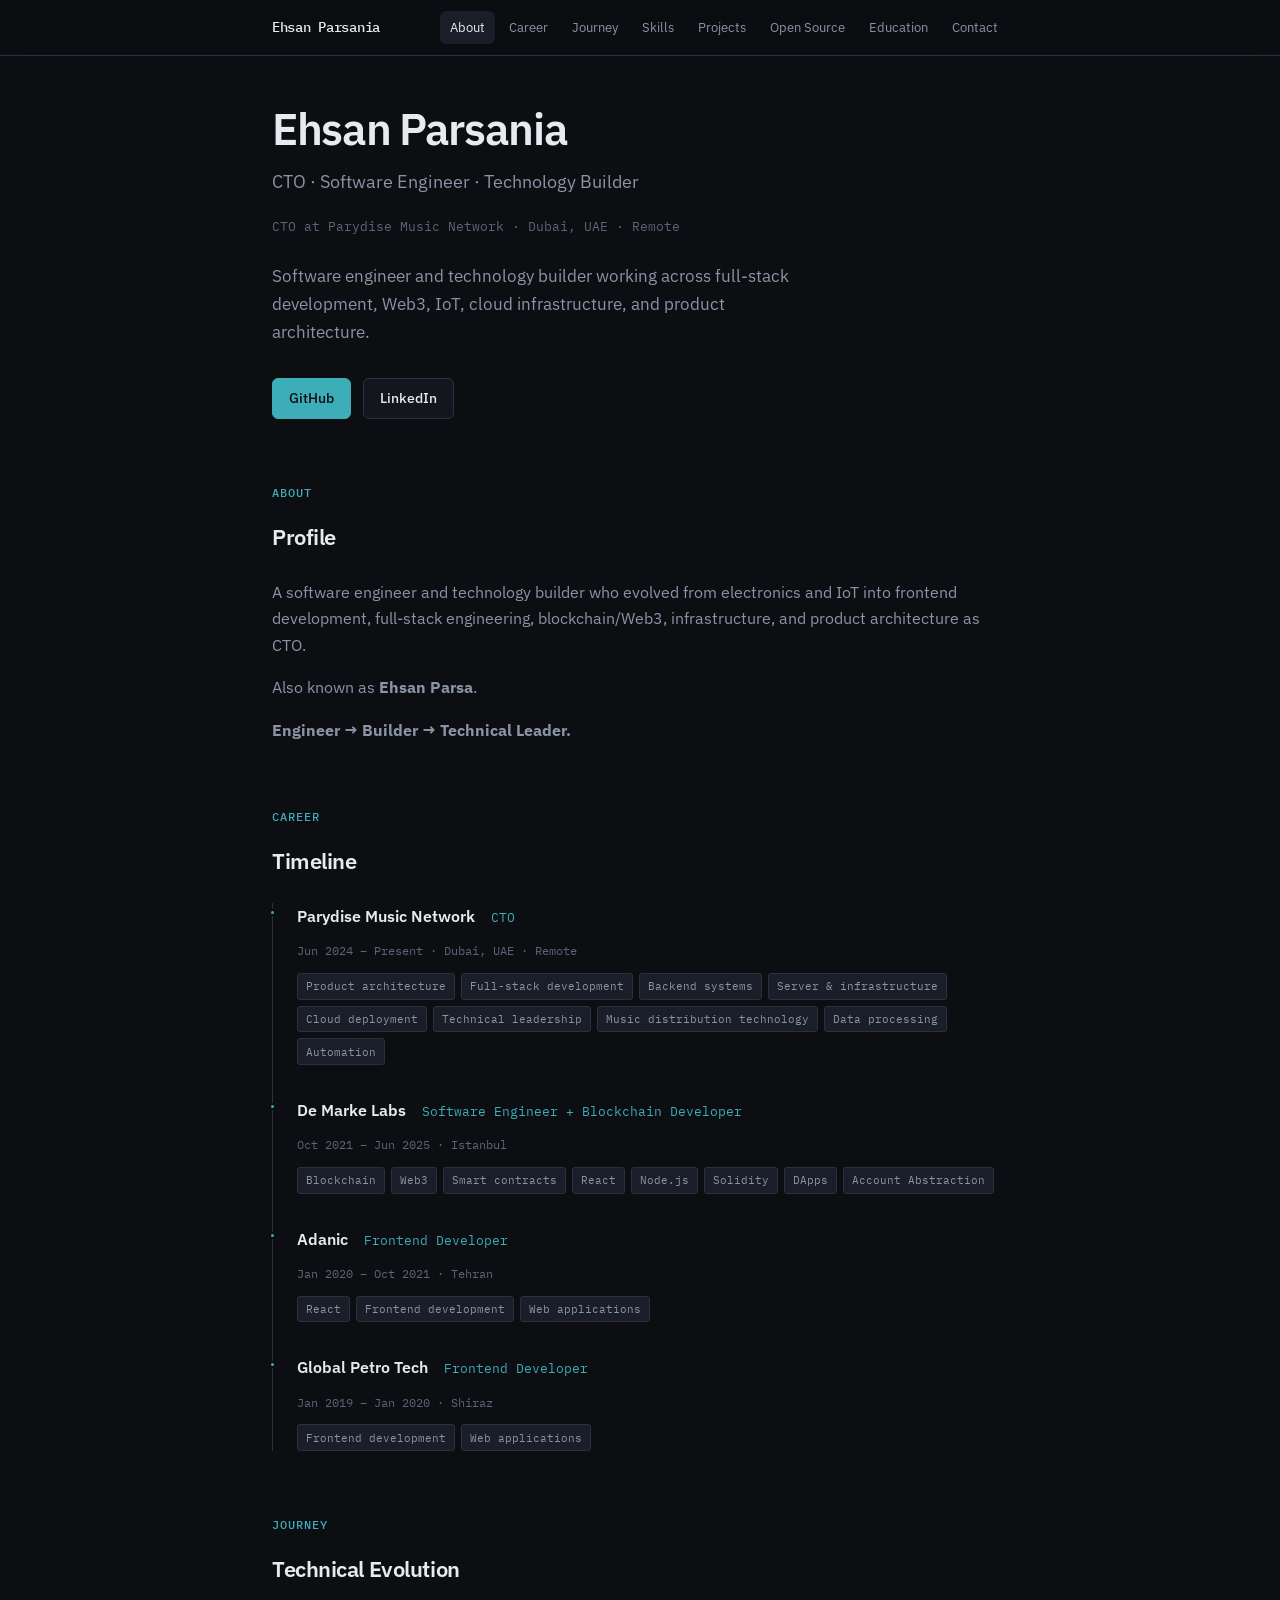
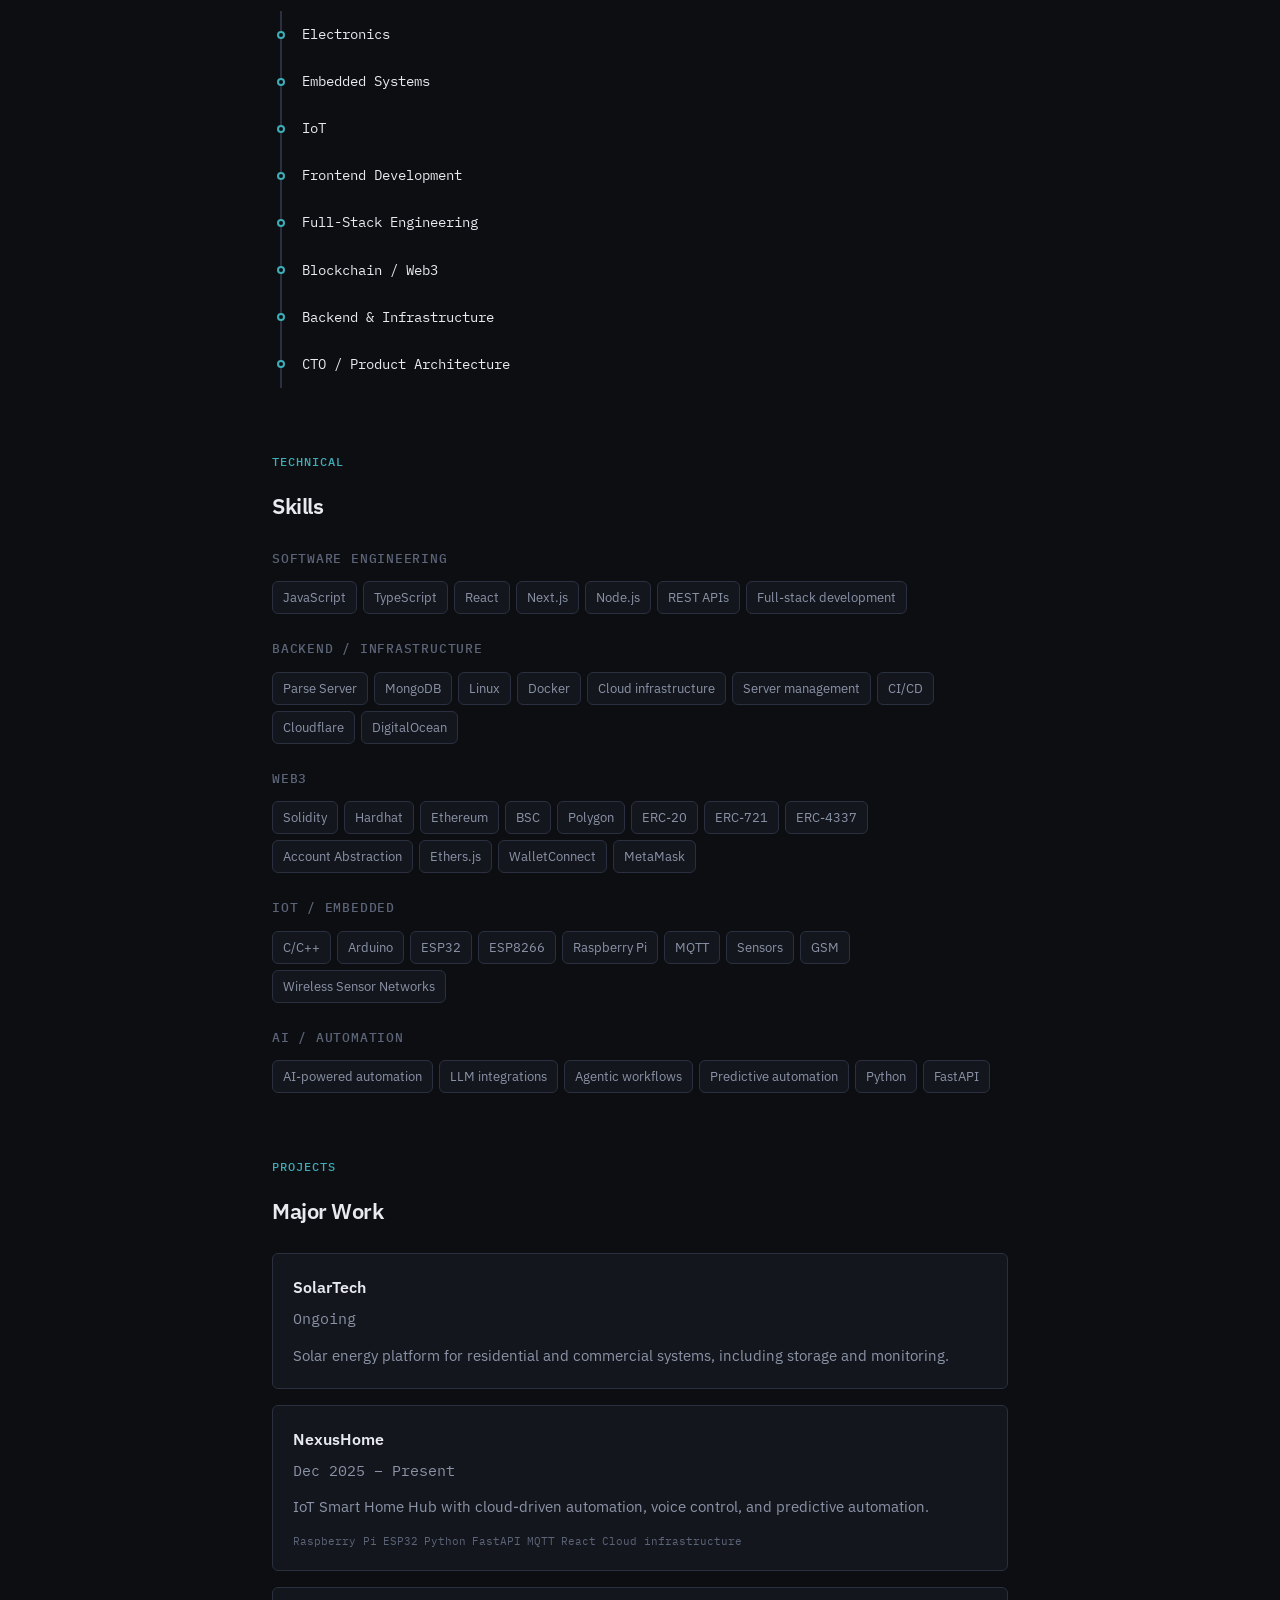
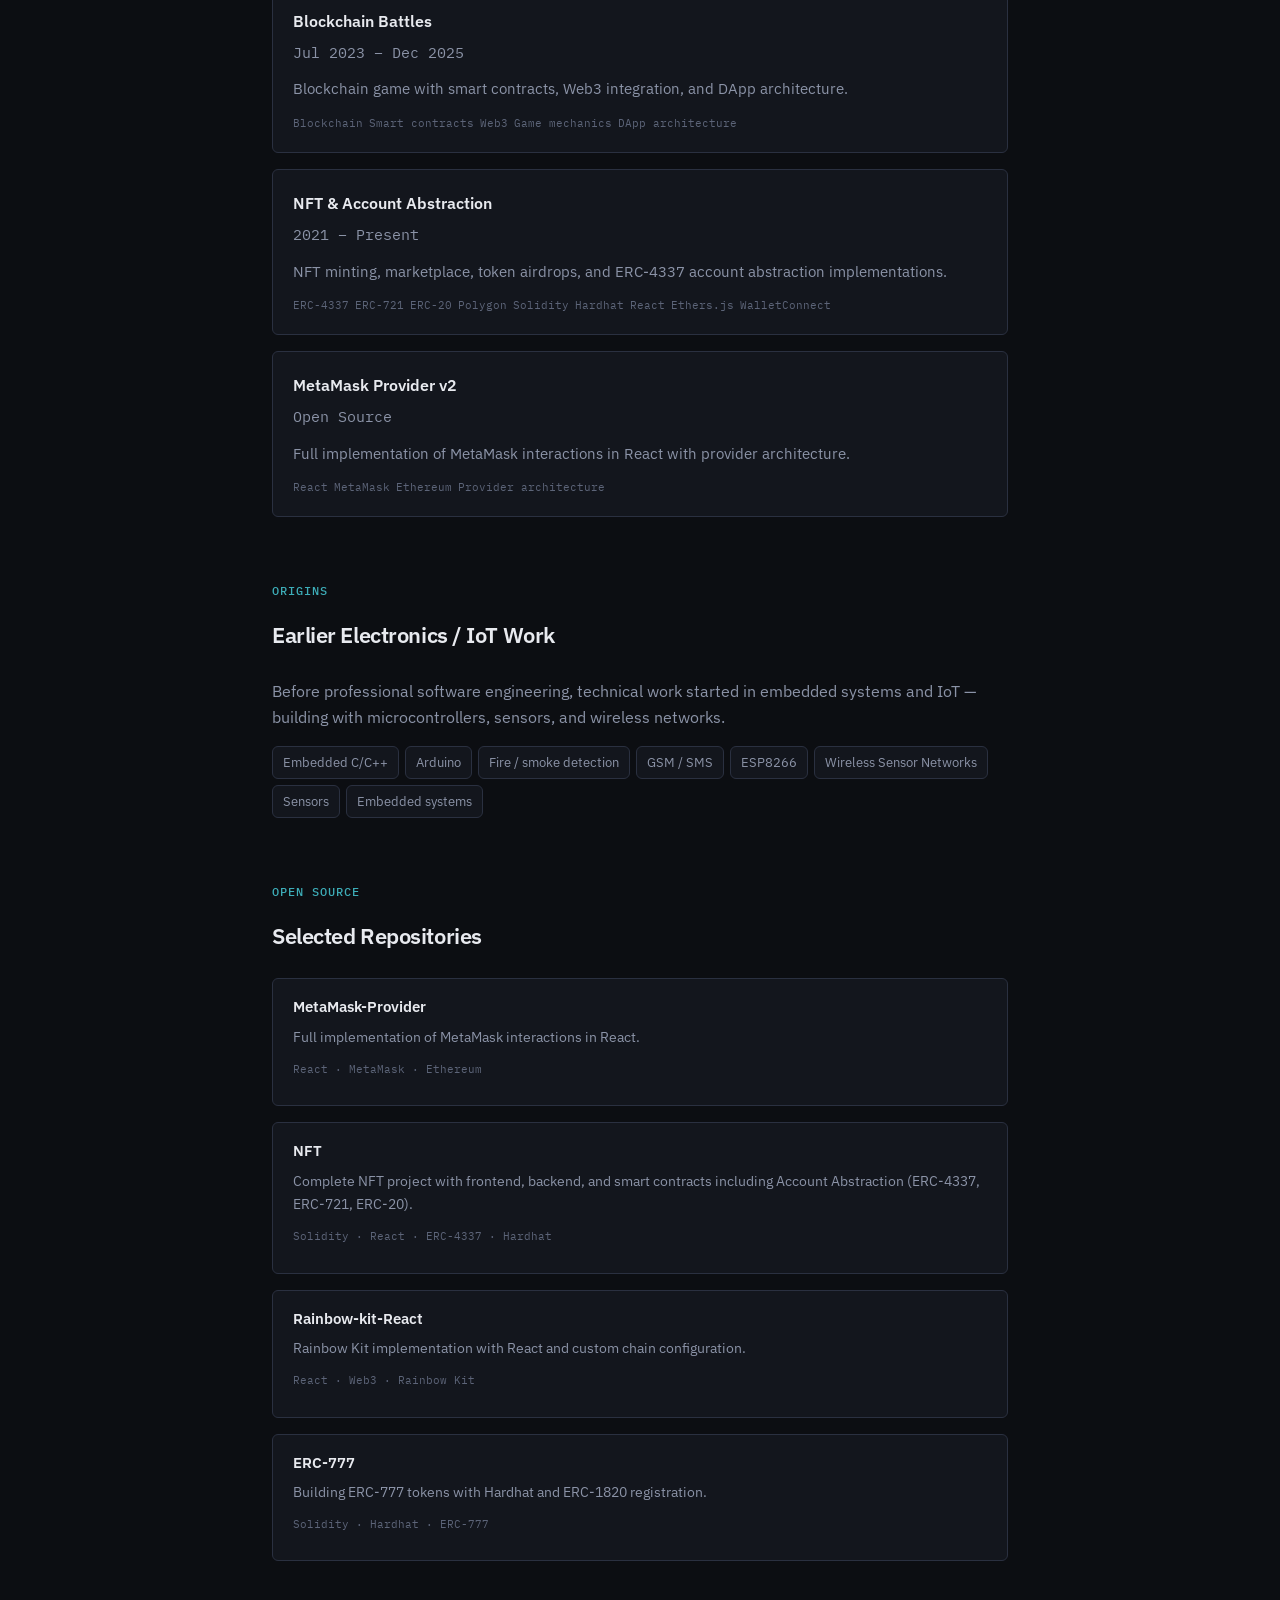
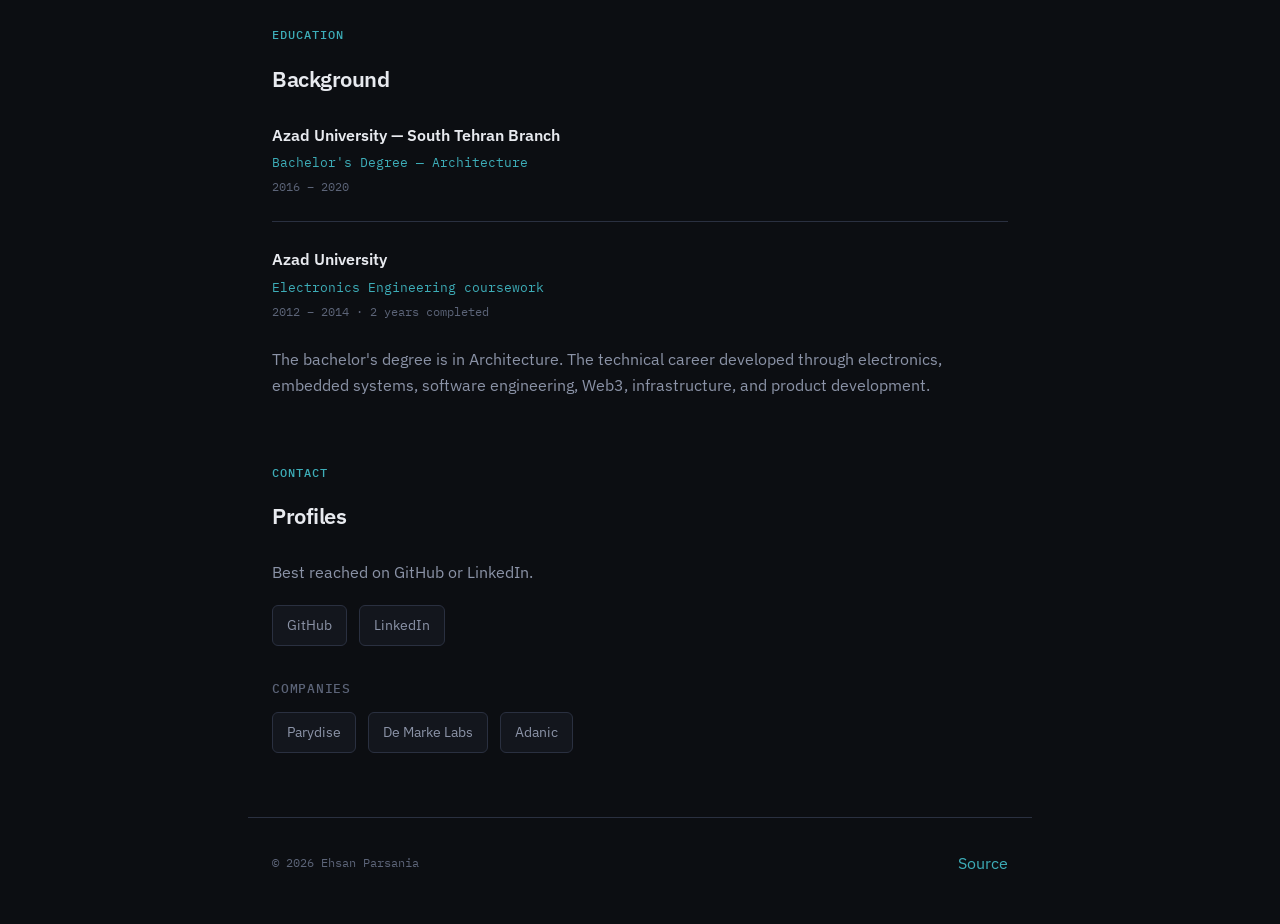
<file: index.html>
<!DOCTYPE html>
<html lang="en">
<head>
    <meta charset="UTF-8">
    <meta name="viewport" content="width=device-width, initial-scale=1.0">

    <title>Ehsan Parsania — CTO · Software Engineer · Technology Builder</title>
    <meta name="description" content="Ehsan Parsania (Ehsan Parsa) — CTO at Parydise Music Network. Software engineer and technology builder across full-stack development, Web3, IoT, cloud infrastructure, and product architecture.">
    <meta name="author" content="Ehsan Parsania">
    <link rel="canonical" href="https://ehsanparsania.github.io/">

    <meta property="og:type" content="profile">
    <meta property="og:url" content="https://ehsanparsania.github.io/">
    <meta property="og:title" content="Ehsan Parsania — CTO · Software Engineer · Technology Builder">
    <meta property="og:description" content="Software engineer and technology builder working across full-stack development, Web3, IoT, cloud infrastructure, and product architecture.">
    <meta property="og:site_name" content="Ehsan Parsania">
    <meta property="profile:first_name" content="Ehsan">
    <meta property="profile:last_name" content="Parsania">

    <meta name="twitter:card" content="summary">
    <meta name="twitter:title" content="Ehsan Parsania — CTO · Software Engineer · Technology Builder">
    <meta name="twitter:description" content="Software engineer and technology builder working across full-stack development, Web3, IoT, cloud infrastructure, and product architecture.">

    <link rel="icon" href="/assets/favicon.svg" type="image/svg+xml">
    <link rel="preconnect" href="https://fonts.googleapis.com">
    <link rel="preconnect" href="https://fonts.gstatic.com" crossorigin>
    <link href="https://fonts.googleapis.com/css2?family=IBM+Plex+Mono:wght@400;500&family=IBM+Plex+Sans:wght@400;500;600&display=swap" rel="stylesheet">
    <link rel="stylesheet" href="/css/main.css">

    <script type="application/ld+json">
    {
        "@context": "https://schema.org",
        "@graph": [
            {
                "@type": "Person",
                "@id": "https://ehsanparsania.github.io/#person",
                "name": "Ehsan Parsania",
                "alternateName": "Ehsan Parsa",
                "jobTitle": "CTO",
                "description": "Software engineer and technology builder working across full-stack development, Web3, IoT, cloud infrastructure, and product architecture.",
                "url": "https://ehsanparsania.github.io/",
                "worksFor": {
                    "@type": "Organization",
                    "name": "Parydise Music Network",
                    "url": "https://parydise.io",
                    "sameAs": "https://www.linkedin.com/company/parydise-io"
                },
                "knowsAbout": [
                    "JavaScript",
                    "TypeScript",
                    "React",
                    "Next.js",
                    "Node.js",
                    "Solidity",
                    "Web3",
                    "IoT",
                    "Cloud Infrastructure",
                    "Full-Stack Development",
                    "Product Architecture"
                ],
                "sameAs": [
                    "https://github.com/EhsanParsania",
                    "https://www.linkedin.com/in/ehsan-parsa-1941b21bb/"
                ]
            },
            {
                "@type": "ProfilePage",
                "@id": "https://ehsanparsania.github.io/#profilepage",
                "url": "https://ehsanparsania.github.io/",
                "name": "Ehsan Parsania — Professional Profile",
                "description": "Professional profile of Ehsan Parsania — CTO, software engineer, and technology builder.",
                "mainEntity": {
                    "@id": "https://ehsanparsania.github.io/#person"
                }
            }
        ]
    }
    </script>
</head>
<body>
    <a href="#main" class="skip-link">Skip to content</a>

    <header class="site-header">
        <div class="header-inner">
            <a href="/" class="logo">Ehsan Parsania</a>
            <button class="nav-toggle" aria-expanded="false" aria-controls="site-nav" aria-label="Toggle navigation">Menu</button>
            <nav class="site-nav" id="site-nav" aria-label="Primary">
                <ul>
                    <li><a href="#about">About</a></li>
                    <li><a href="#career">Career</a></li>
                    <li><a href="#evolution">Journey</a></li>
                    <li><a href="#technical">Skills</a></li>
                    <li><a href="#projects">Projects</a></li>
                    <li><a href="#open-source">Open Source</a></li>
                    <li><a href="#education">Education</a></li>
                    <li><a href="#contact">Contact</a></li>
                </ul>
            </nav>
        </div>
    </header>

    <main id="main">
        <section class="hero" id="hero" aria-labelledby="hero-title">
            <h1 id="hero-title">Ehsan Parsania</h1>
            <p class="hero-tagline">CTO · Software Engineer · Technology Builder</p>
            <p class="hero-role">CTO at Parydise Music Network · Dubai, UAE · Remote</p>
            <p class="hero-intro">
                Software engineer and technology builder working across full-stack development,
                Web3, IoT, cloud infrastructure, and product architecture.
            </p>
            <div class="hero-links">
                <a href="https://github.com/EhsanParsania" class="btn btn-primary" rel="me noopener noreferrer" target="_blank">GitHub</a>
                <a href="https://www.linkedin.com/in/ehsan-parsa-1941b21bb/" class="btn" rel="me noopener noreferrer" target="_blank">LinkedIn</a>
            </div>
        </section>

        <section id="about" aria-labelledby="about-title">
            <p class="section-label">About</p>
            <h2 class="section-title" id="about-title">Profile</h2>
            <div class="prose">
                <p>
                    A software engineer and technology builder who evolved from electronics and IoT
                    into frontend development, full-stack engineering, blockchain/Web3, infrastructure,
                    and product architecture as CTO.
                </p>
                <p>
                    Also known as <strong>Ehsan Parsa</strong>.
                </p>
                <p>
                    <strong>Engineer → Builder → Technical Leader.</strong>
                </p>
            </div>
        </section>

        <section id="career" aria-labelledby="career-title">
            <p class="section-label">Career</p>
            <h2 class="section-title" id="career-title">Timeline</h2>
            <ol class="timeline">
                <li class="timeline-item">
                    <div class="timeline-header">
                        <span class="timeline-company"><a href="https://parydise.io" rel="noopener noreferrer" target="_blank">Parydise Music Network</a></span>
                        <span class="timeline-role">CTO</span>
                    </div>
                    <p class="timeline-meta">Jun 2024 – Present · Dubai, UAE · Remote</p>
                    <ul class="timeline-tags">
                        <li>Product architecture</li>
                        <li>Full-stack development</li>
                        <li>Backend systems</li>
                        <li>Server &amp; infrastructure</li>
                        <li>Cloud deployment</li>
                        <li>Technical leadership</li>
                        <li>Music distribution technology</li>
                        <li>Data processing</li>
                        <li>Automation</li>
                    </ul>
                </li>
                <li class="timeline-item">
                    <div class="timeline-header">
                        <span class="timeline-company"><a href="https://www.linkedin.com/company/de-marke-labs" rel="noopener noreferrer" target="_blank">De Marke Labs</a></span>
                        <span class="timeline-role">Software Engineer + Blockchain Developer</span>
                    </div>
                    <p class="timeline-meta">Oct 2021 – Jun 2025 · Istanbul</p>
                    <ul class="timeline-tags">
                        <li>Blockchain</li>
                        <li>Web3</li>
                        <li>Smart contracts</li>
                        <li>React</li>
                        <li>Node.js</li>
                        <li>Solidity</li>
                        <li>DApps</li>
                        <li>Account Abstraction</li>
                    </ul>
                </li>
                <li class="timeline-item">
                    <div class="timeline-header">
                        <span class="timeline-company"><a href="https://www.linkedin.com/company/adanic" rel="noopener noreferrer" target="_blank">Adanic</a></span>
                        <span class="timeline-role">Frontend Developer</span>
                    </div>
                    <p class="timeline-meta">Jan 2020 – Oct 2021 · Tehran</p>
                    <ul class="timeline-tags">
                        <li>React</li>
                        <li>Frontend development</li>
                        <li>Web applications</li>
                    </ul>
                </li>
                <li class="timeline-item">
                    <div class="timeline-header">
                        <span class="timeline-company">Global Petro Tech</span>
                        <span class="timeline-role">Frontend Developer</span>
                    </div>
                    <p class="timeline-meta">Jan 2019 – Jan 2020 · Shiraz</p>
                    <ul class="timeline-tags">
                        <li>Frontend development</li>
                        <li>Web applications</li>
                    </ul>
                </li>
            </ol>
        </section>

        <section id="evolution" aria-labelledby="evolution-title">
            <p class="section-label">Journey</p>
            <h2 class="section-title" id="evolution-title">Technical Evolution</h2>
            <ol class="evolution">
                <li class="evolution-step"><span>Electronics</span></li>
                <li class="evolution-step"><span>Embedded Systems</span></li>
                <li class="evolution-step"><span>IoT</span></li>
                <li class="evolution-step"><span>Frontend Development</span></li>
                <li class="evolution-step"><span>Full-Stack Engineering</span></li>
                <li class="evolution-step"><span>Blockchain / Web3</span></li>
                <li class="evolution-step"><span>Backend &amp; Infrastructure</span></li>
                <li class="evolution-step"><span>CTO / Product Architecture</span></li>
            </ol>
        </section>

        <section id="technical" aria-labelledby="technical-title">
            <p class="section-label">Technical</p>
            <h2 class="section-title" id="technical-title">Skills</h2>
            <div class="skill-groups">
                <div class="skill-group">
                    <h3>Software Engineering</h3>
                    <ul class="skill-tags">
                        <li>JavaScript</li>
                        <li>TypeScript</li>
                        <li>React</li>
                        <li>Next.js</li>
                        <li>Node.js</li>
                        <li>REST APIs</li>
                        <li>Full-stack development</li>
                    </ul>
                </div>
                <div class="skill-group">
                    <h3>Backend / Infrastructure</h3>
                    <ul class="skill-tags">
                        <li>Parse Server</li>
                        <li>MongoDB</li>
                        <li>Linux</li>
                        <li>Docker</li>
                        <li>Cloud infrastructure</li>
                        <li>Server management</li>
                        <li>CI/CD</li>
                        <li>Cloudflare</li>
                        <li>DigitalOcean</li>
                    </ul>
                </div>
                <div class="skill-group">
                    <h3>Web3</h3>
                    <ul class="skill-tags">
                        <li>Solidity</li>
                        <li>Hardhat</li>
                        <li>Ethereum</li>
                        <li>BSC</li>
                        <li>Polygon</li>
                        <li>ERC-20</li>
                        <li>ERC-721</li>
                        <li>ERC-4337</li>
                        <li>Account Abstraction</li>
                        <li>Ethers.js</li>
                        <li>WalletConnect</li>
                        <li>MetaMask</li>
                    </ul>
                </div>
                <div class="skill-group">
                    <h3>IoT / Embedded</h3>
                    <ul class="skill-tags">
                        <li>C/C++</li>
                        <li>Arduino</li>
                        <li>ESP32</li>
                        <li>ESP8266</li>
                        <li>Raspberry Pi</li>
                        <li>MQTT</li>
                        <li>Sensors</li>
                        <li>GSM</li>
                        <li>Wireless Sensor Networks</li>
                    </ul>
                </div>
                <div class="skill-group">
                    <h3>AI / Automation</h3>
                    <ul class="skill-tags">
                        <li>AI-powered automation</li>
                        <li>LLM integrations</li>
                        <li>Agentic workflows</li>
                        <li>Predictive automation</li>
                        <li>Python</li>
                        <li>FastAPI</li>
                    </ul>
                </div>
            </div>
        </section>

        <section id="projects" aria-labelledby="projects-title">
            <p class="section-label">Projects</p>
            <h2 class="section-title" id="projects-title">Major Work</h2>
            <div class="project-grid">
                <article class="project-card">
                    <h3><a href="https://thesolartech.ir/fa/" rel="noopener noreferrer" target="_blank">SolarTech</a></h3>
                    <p class="project-period">Ongoing</p>
                    <p>Solar energy platform for residential and commercial systems, including storage and monitoring.</p>
                    <!-- Confirm SolarTech role, dates, and technologies. -->
                </article>
                <article class="project-card">
                    <h3><a href="/projects/nexushome.html">NexusHome</a></h3>
                    <p class="project-period">Dec 2025 – Present</p>
                    <p>IoT Smart Home Hub with cloud-driven automation, voice control, and predictive automation.</p>
                    <ul class="project-tech">
                        <li>Raspberry Pi</li>
                        <li>ESP32</li>
                        <li>Python</li>
                        <li>FastAPI</li>
                        <li>MQTT</li>
                        <li>React</li>
                        <li>Cloud infrastructure</li>
                    </ul>
                </article>
                <article class="project-card">
                    <h3><a href="https://github.com/Blockchain-Battles/Blockchain-Battles" rel="noopener noreferrer" target="_blank">Blockchain Battles</a></h3>
                    <p class="project-period">Jul 2023 – Dec 2025</p>
                    <p>Blockchain game with smart contracts, Web3 integration, and DApp architecture.</p>
                    <ul class="project-tech">
                        <li>Blockchain</li>
                        <li>Smart contracts</li>
                        <li>Web3</li>
                        <li>Game mechanics</li>
                        <li>DApp architecture</li>
                    </ul>
                </article>
                <article class="project-card">
                    <h3><a href="https://github.com/EhsanParsania/NFT" rel="noopener noreferrer" target="_blank">NFT &amp; Account Abstraction</a></h3>
                    <p class="project-period">2021 – Present</p>
                    <p>NFT minting, marketplace, token airdrops, and ERC-4337 account abstraction implementations.</p>
                    <ul class="project-tech">
                        <li>ERC-4337</li>
                        <li>ERC-721</li>
                        <li>ERC-20</li>
                        <li>Polygon</li>
                        <li>Solidity</li>
                        <li>Hardhat</li>
                        <li>React</li>
                        <li>Ethers.js</li>
                        <li>WalletConnect</li>
                    </ul>
                </article>
                <article class="project-card">
                    <h3><a href="https://github.com/EhsanParsania/MetaMask-Provider" rel="noopener noreferrer" target="_blank">MetaMask Provider v2</a></h3>
                    <p class="project-period">Open Source</p>
                    <p>Full implementation of MetaMask interactions in React with provider architecture.</p>
                    <ul class="project-tech">
                        <li>React</li>
                        <li>MetaMask</li>
                        <li>Ethereum</li>
                        <li>Provider architecture</li>
                    </ul>
                </article>
            </div>
        </section>

        <section id="iot" aria-labelledby="iot-title">
            <p class="section-label">Origins</p>
            <h2 class="section-title" id="iot-title">Earlier Electronics / IoT Work</h2>
            <div class="prose">
                <p>
                    Before professional software engineering, technical work started in embedded systems
                    and IoT — building with microcontrollers, sensors, and wireless networks.
                </p>
            </div>
            <ul class="skill-tags follow">
                <li>Embedded C/C++</li>
                <li>Arduino</li>
                <li>Fire / smoke detection</li>
                <li>GSM / SMS</li>
                <li>ESP8266</li>
                <li>Wireless Sensor Networks</li>
                <li>Sensors</li>
                <li>Embedded systems</li>
            </ul>
        </section>

        <section id="open-source" aria-labelledby="opensource-title">
            <p class="section-label">Open Source</p>
            <h2 class="section-title" id="opensource-title">Selected Repositories</h2>
            <ul class="repo-list">
                <li class="repo-item">
                    <h3><a href="https://github.com/EhsanParsania/MetaMask-Provider" rel="noopener noreferrer" target="_blank">MetaMask-Provider</a></h3>
                    <p class="repo-desc">Full implementation of MetaMask interactions in React.</p>
                    <p class="repo-meta">React · MetaMask · Ethereum</p>
                </li>
                <li class="repo-item">
                    <h3><a href="https://github.com/EhsanParsania/NFT" rel="noopener noreferrer" target="_blank">NFT</a></h3>
                    <p class="repo-desc">Complete NFT project with frontend, backend, and smart contracts including Account Abstraction (ERC-4337, ERC-721, ERC-20).</p>
                    <p class="repo-meta">Solidity · React · ERC-4337 · Hardhat</p>
                </li>
                <li class="repo-item">
                    <h3><a href="https://github.com/EhsanParsania/Rainbow-kit-React" rel="noopener noreferrer" target="_blank">Rainbow-kit-React</a></h3>
                    <p class="repo-desc">Rainbow Kit implementation with React and custom chain configuration.</p>
                    <p class="repo-meta">React · Web3 · Rainbow Kit</p>
                </li>
                <li class="repo-item">
                    <h3><a href="https://github.com/EhsanParsania/ERC-777" rel="noopener noreferrer" target="_blank">ERC-777</a></h3>
                    <p class="repo-desc">Building ERC-777 tokens with Hardhat and ERC-1820 registration.</p>
                    <p class="repo-meta">Solidity · Hardhat · ERC-777</p>
                </li>
            </ul>
            <!-- Add open-source demo links and screenshots where available. -->
        </section>

        <section id="education" aria-labelledby="education-title">
            <p class="section-label">Education</p>
            <h2 class="section-title" id="education-title">Background</h2>
            <ul class="education-list">
                <li class="education-item">
                    <h3>Azad University — South Tehran Branch</h3>
                    <p class="education-degree">Bachelor's Degree — Architecture</p>
                    <p class="education-period">2016 – 2020</p>
                </li>
                <li class="education-item">
                    <h3>Azad University</h3>
                    <p class="education-degree">Electronics Engineering coursework</p>
                    <p class="education-period">2012 – 2014 · 2 years completed</p>
                </li>
            </ul>
            <div class="prose education-note">
                <p>
                    The bachelor's degree is in Architecture. The technical career developed through
                    electronics, embedded systems, software engineering, Web3, infrastructure,
                    and product development.
                </p>
            </div>
        </section>

        <section id="contact" aria-labelledby="contact-title">
            <p class="section-label">Contact</p>
            <h2 class="section-title" id="contact-title">Profiles</h2>
            <p class="contact-lead">Best reached on GitHub or LinkedIn.</p>
            <ul class="profile-links">
                <li><a href="https://github.com/EhsanParsania" rel="me noopener noreferrer" target="_blank">GitHub</a></li>
                <li><a href="https://www.linkedin.com/in/ehsan-parsa-1941b21bb/" rel="me noopener noreferrer" target="_blank">LinkedIn</a></li>
            </ul>
            <h3 class="subsection-title">Companies</h3>
            <ul class="profile-links">
                <li><a href="https://parydise.io" rel="noopener noreferrer" target="_blank">Parydise</a></li>
                <li><a href="https://www.linkedin.com/company/de-marke-labs" rel="noopener noreferrer" target="_blank">De Marke Labs</a></li>
                <li><a href="https://www.linkedin.com/company/adanic" rel="noopener noreferrer" target="_blank">Adanic</a></li>
            </ul>
            <!-- Add Stack Overflow if a verified profile URL is available. -->
        </section>
    </main>

    <footer class="site-footer">
        <div class="footer-inner">
            <p class="footer-copy">&copy; 2026 Ehsan Parsania</p>
            <a href="https://github.com/EhsanParsania/EhsanParsania.github.io" rel="noopener noreferrer" target="_blank">Source</a>
        </div>
    </footer>

    <script src="/js/main.js" defer></script>
</body>
</html>
</file>
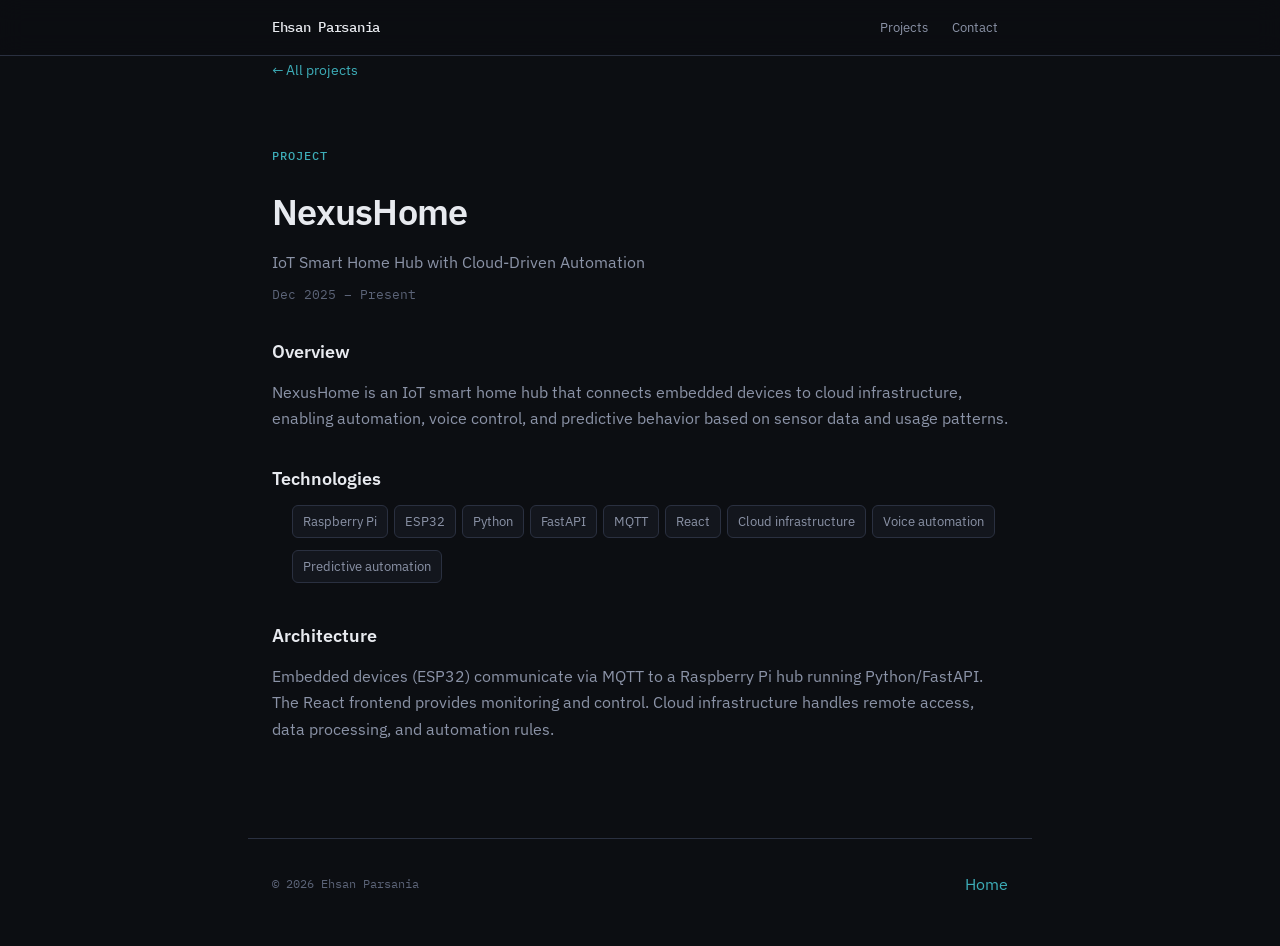
<file: projects/nexushome.html>
<!DOCTYPE html>
<html lang="en">
<head>
    <meta charset="UTF-8">
    <meta name="viewport" content="width=device-width, initial-scale=1.0">

    <title>NexusHome — Ehsan Parsania</title>
    <meta name="description" content="NexusHome — IoT Smart Home Hub with cloud-driven automation, voice control, and predictive automation by Ehsan Parsania.">
    <link rel="canonical" href="https://ehsanparsania.github.io/projects/nexushome.html">

    <meta property="og:type" content="article">
    <meta property="og:url" content="https://ehsanparsania.github.io/projects/nexushome.html">
    <meta property="og:title" content="NexusHome — IoT Smart Home Hub">
    <meta property="og:description" content="IoT Smart Home Hub with cloud-driven automation, voice control, and predictive automation.">

    <meta name="twitter:card" content="summary">
    <meta name="twitter:title" content="NexusHome — IoT Smart Home Hub">
    <meta name="twitter:description" content="IoT Smart Home Hub with cloud-driven automation, voice control, and predictive automation.">

    <link rel="icon" href="/assets/favicon.svg" type="image/svg+xml">
    <link rel="preconnect" href="https://fonts.googleapis.com">
    <link rel="preconnect" href="https://fonts.gstatic.com" crossorigin>
    <link href="https://fonts.googleapis.com/css2?family=IBM+Plex+Mono:wght@400;500&family=IBM+Plex+Sans:wght@400;500;600&display=swap" rel="stylesheet">
    <link rel="stylesheet" href="/css/main.css">
</head>
<body>
    <a href="#main" class="skip-link">Skip to content</a>

    <header class="site-header">
        <div class="header-inner">
            <a href="/" class="logo">Ehsan Parsania</a>
            <nav class="site-nav" id="site-nav" aria-label="Primary">
                <ul>
                    <li><a href="/#projects">Projects</a></li>
                    <li><a href="/#contact">Contact</a></li>
                </ul>
            </nav>
        </div>
    </header>

    <main id="main">
        <a href="/#projects" class="back-link">&larr; All projects</a>

        <header class="page-header">
            <p class="section-label">Project</p>
            <h1>NexusHome</h1>
            <p class="page-subtitle">IoT Smart Home Hub with Cloud-Driven Automation</p>
            <p class="page-meta">Dec 2025 – Present</p>
        </header>

        <div class="content-block">
            <h2>Overview</h2>
            <p>
                NexusHome is an IoT smart home hub that connects embedded devices to cloud infrastructure,
                enabling automation, voice control, and predictive behavior based on sensor data and usage patterns.
            </p>
        </div>

        <div class="content-block">
            <h2>Technologies</h2>
            <ul class="skill-tags">
                <li>Raspberry Pi</li>
                <li>ESP32</li>
                <li>Python</li>
                <li>FastAPI</li>
                <li>MQTT</li>
                <li>React</li>
                <li>Cloud infrastructure</li>
                <li>Voice automation</li>
                <li>Predictive automation</li>
            </ul>
        </div>

        <div class="content-block">
            <h2>Architecture</h2>
            <p>
                Embedded devices (ESP32) communicate via MQTT to a Raspberry Pi hub running Python/FastAPI.
                The React frontend provides monitoring and control. Cloud infrastructure handles remote access,
                data processing, and automation rules.
            </p>
            <!-- Add architecture diagram, demo link, and screenshots when available. -->
        </div>
    </main>

    <footer class="site-footer">
        <div class="footer-inner">
            <p class="footer-copy">&copy; 2026 Ehsan Parsania</p>
            <a href="/">Home</a>
        </div>
    </footer>
</body>
</html>
</file>
<file: css/main.css>
:root {
    --bg: #0c0e12;
    --bg-elevated: #13161d;
    --bg-subtle: #1a1e28;
    --border: #2a3040;
    --text: #e8eaef;
    --text-muted: #8b93a7;
    --text-dim: #5c6478;
    --accent: #3dadb8;
    --accent-dim: rgba(61, 173, 184, 0.12);
    --font-sans: "IBM Plex Sans", system-ui, sans-serif;
    --font-mono: "IBM Plex Mono", ui-monospace, monospace;
    --max-width: 720px;
    --nav-height: 3.5rem;
    --radius: 6px;
    --transition: 0.2s ease;
}

*,
*::before,
*::after {
    box-sizing: border-box;
}

html {
    scroll-behavior: smooth;
    scroll-padding-top: calc(var(--nav-height) + 1rem);
}

body {
    margin: 0;
    font-family: var(--font-sans);
    font-size: 1rem;
    line-height: 1.65;
    color: var(--text);
    background: var(--bg);
    -webkit-font-smoothing: antialiased;
}

a {
    color: var(--accent);
    text-decoration: none;
    transition: opacity var(--transition);
}

a:hover {
    opacity: 0.8;
}

img {
    max-width: 100%;
    height: auto;
}

.skip-link {
    position: absolute;
    top: -100%;
    left: 1rem;
    z-index: 200;
    padding: 0.5rem 1rem;
    background: var(--accent);
    color: var(--bg);
    border-radius: var(--radius);
    font-weight: 500;
}

.skip-link:focus {
    top: 1rem;
}

.site-header {
    position: sticky;
    top: 0;
    z-index: 100;
    height: var(--nav-height);
    background: rgba(12, 14, 18, 0.85);
    backdrop-filter: blur(12px);
    border-bottom: 1px solid var(--border);
    isolation: isolate;
}

.header-inner {
    display: flex;
    align-items: center;
    justify-content: space-between;
    max-width: calc(var(--max-width) + 4rem);
    height: 100%;
    margin: 0 auto;
    padding: 0 1.5rem;
}

.logo {
    font-family: var(--font-mono);
    font-size: 0.875rem;
    font-weight: 500;
    color: var(--text);
    letter-spacing: -0.02em;
}

.logo:hover {
    opacity: 1;
    color: var(--accent);
}

.nav-toggle {
    display: none;
    background: none;
    border: 1px solid var(--border);
    border-radius: var(--radius);
    color: var(--text);
    padding: 0.375rem 0.625rem;
    cursor: pointer;
    font-family: var(--font-mono);
    font-size: 0.75rem;
}

.site-nav ul {
    display: flex;
    gap: 0.25rem;
    margin: 0;
    padding: 0;
    list-style: none;
}

.site-nav a {
    display: block;
    padding: 0.375rem 0.625rem;
    font-size: 0.8125rem;
    color: var(--text-muted);
    border-radius: var(--radius);
}

.site-nav a:hover,
.site-nav a.active {
    color: var(--text);
    background: var(--bg-subtle);
    opacity: 1;
}

main {
    max-width: calc(var(--max-width) + 4rem);
    margin: 0 auto;
    padding: 0 1.5rem 4rem;
}

section {
    padding: 4rem 0 0;
}

section:first-of-type {
    padding-top: 3rem;
}

.section-label {
    font-family: var(--font-mono);
    font-size: 0.75rem;
    font-weight: 500;
    letter-spacing: 0.08em;
    text-transform: uppercase;
    color: var(--accent);
    margin: 0 0 1rem;
}

.section-title {
    font-size: 1.375rem;
    font-weight: 600;
    letter-spacing: -0.02em;
    margin: 0 0 1.5rem;
    color: var(--text);
}

.hero {
    padding-top: 2rem;
}

.hero h1 {
    font-size: clamp(2rem, 5vw, 2.75rem);
    font-weight: 600;
    letter-spacing: -0.03em;
    line-height: 1.15;
    margin: 0 0 0.75rem;
}

.hero-tagline {
    font-size: 1.125rem;
    color: var(--text-muted);
    margin: 0 0 1.25rem;
    font-weight: 400;
}

.hero-role {
    font-family: var(--font-mono);
    font-size: 0.8125rem;
    color: var(--text-dim);
    margin: 0 0 1.5rem;
}

.hero-intro {
    font-size: 1.0625rem;
    color: var(--text-muted);
    margin: 0 0 2rem;
    max-width: 540px;
}

.hero-links {
    display: flex;
    flex-wrap: wrap;
    gap: 0.75rem;
}

.btn {
    display: inline-flex;
    align-items: center;
    gap: 0.375rem;
    padding: 0.5rem 1rem;
    font-size: 0.875rem;
    font-weight: 500;
    border-radius: var(--radius);
    border: 1px solid var(--border);
    color: var(--text);
    background: var(--bg-elevated);
    transition: border-color var(--transition), background var(--transition);
}

.btn:hover {
    opacity: 1;
    border-color: var(--accent);
    background: var(--accent-dim);
}

.btn-primary {
    background: var(--accent);
    border-color: var(--accent);
    color: var(--bg);
}

.btn-primary:hover {
    background: #4fc0cb;
    border-color: #4fc0cb;
}

.prose {
    color: var(--text-muted);
}

.prose p {
    margin: 0 0 1rem;
}

.prose p:last-child {
    margin-bottom: 0;
}

.timeline {
    position: relative;
    margin: 0;
    padding: 0;
    list-style: none;
}

.timeline-item {
    position: relative;
    padding: 0 0 2rem 1.5rem;
    border-left: 1px solid var(--border);
}

.timeline-item:last-child {
    padding-bottom: 0;
}

.timeline-item::before {
    content: "";
    position: absolute;
    left: -4px;
    top: 0.4rem;
    width: 7px;
    height: 7px;
    border-radius: 50%;
    background: var(--accent);
    border: 2px solid var(--bg);
}

.timeline-header {
    display: flex;
    flex-wrap: wrap;
    align-items: baseline;
    gap: 0.5rem 1rem;
    margin-bottom: 0.25rem;
}

.timeline-company {
    font-weight: 600;
    color: var(--text);
    font-size: 1rem;
}

.timeline-company a {
    color: inherit;
    font-weight: inherit;
}

.timeline-company a:hover {
    color: var(--accent);
    opacity: 1;
}

.timeline-role {
    font-family: var(--font-mono);
    font-size: 0.8125rem;
    color: var(--accent);
}

.timeline-meta {
    font-family: var(--font-mono);
    font-size: 0.75rem;
    color: var(--text-dim);
    margin-bottom: 0.75rem;
}

.timeline-tags {
    display: flex;
    flex-wrap: wrap;
    gap: 0.375rem;
    margin: 0;
    padding: 0;
    list-style: none;
}

.timeline-tags li {
    font-family: var(--font-mono);
    font-size: 0.6875rem;
    padding: 0.2rem 0.5rem;
    background: var(--bg-subtle);
    border: 1px solid var(--border);
    border-radius: 3px;
    color: var(--text-muted);
}

.evolution {
    display: flex;
    flex-direction: column;
    gap: 0;
    margin: 0;
    padding: 0;
    list-style: none;
}

.evolution-step {
    display: flex;
    align-items: center;
    gap: 1rem;
    padding: 0.75rem 0;
    border-left: 2px solid var(--border);
    padding-left: 1.25rem;
    margin-left: 0.5rem;
    position: relative;
}

.evolution-step::before {
    content: "";
    position: absolute;
    left: -5px;
    top: 50%;
    transform: translateY(-50%);
    width: 8px;
    height: 8px;
    background: var(--bg);
    border: 2px solid var(--accent);
    border-radius: 50%;
}

.evolution-step span {
    font-family: var(--font-mono);
    font-size: 0.875rem;
    color: var(--text);
}

.evolution-arrow {
    display: none;
}

.skill-groups {
    display: flex;
    flex-direction: column;
    gap: 1.5rem;
}

.subsection-title,
.skill-group h3 {
    font-size: 0.8125rem;
    font-family: var(--font-mono);
    font-weight: 500;
    color: var(--text-dim);
    text-transform: uppercase;
    letter-spacing: 0.06em;
    margin: 0 0 0.75rem;
}

.profile-links + .subsection-title {
    margin-top: 2rem;
}

.skill-tags {
    display: flex;
    flex-wrap: wrap;
    gap: 0.375rem;
    margin: 0;
    padding: 0;
    list-style: none;
}

.skill-tags.follow {
    margin-top: 1rem;
}

.skill-tags li {
    font-size: 0.8125rem;
    padding: 0.3rem 0.625rem;
    background: var(--bg-elevated);
    border: 1px solid var(--border);
    border-radius: var(--radius);
    color: var(--text-muted);
}

.project-grid {
    display: flex;
    flex-direction: column;
    gap: 1rem;
}

.project-card {
    padding: 1.25rem;
    background: var(--bg-elevated);
    border: 1px solid var(--border);
    border-radius: var(--radius);
    transition: border-color var(--transition);
}

.project-card:hover {
    border-color: var(--accent);
}

.project-card h3 {
    font-size: 1rem;
    font-weight: 600;
    margin: 0 0 0.375rem;
}

.project-card h3 a {
    color: var(--text);
}

.project-card h3 a:hover {
    color: var(--accent);
    opacity: 1;
}

.project-period {
    font-family: var(--font-mono);
    font-size: 0.75rem;
    color: var(--text-dim);
    margin: 0 0 0.75rem;
}

.project-card p {
    font-size: 0.9375rem;
    color: var(--text-muted);
    margin: 0 0 0.75rem;
}

.project-card p:last-child {
    margin-bottom: 0;
}

.project-tech {
    display: flex;
    flex-wrap: wrap;
    gap: 0.375rem;
    margin: 0;
    padding: 0;
    list-style: none;
}

.project-tech li {
    font-family: var(--font-mono);
    font-size: 0.6875rem;
    color: var(--text-dim);
}

.repo-list {
    display: flex;
    flex-direction: column;
    gap: 1rem;
    margin: 0;
    padding: 0;
    list-style: none;
}

.repo-item {
    padding: 1rem 1.25rem;
    background: var(--bg-elevated);
    border: 1px solid var(--border);
    border-radius: var(--radius);
}

.repo-item h3 {
    font-size: 0.9375rem;
    font-weight: 600;
    margin: 0 0 0.375rem;
}

.repo-item h3 a {
    color: var(--text);
}

.repo-item h3 a:hover {
    color: var(--accent);
    opacity: 1;
}

.repo-desc {
    font-size: 0.875rem;
    color: var(--text-muted);
    margin: 0 0 0.5rem;
}

.repo-meta {
    font-family: var(--font-mono);
    font-size: 0.6875rem;
    color: var(--text-dim);
}

.education-list {
    margin: 0;
    padding: 0;
    list-style: none;
}

.education-item {
    padding: 0 0 1.5rem;
    border-bottom: 1px solid var(--border);
    margin-bottom: 1.5rem;
}

.education-item:last-child {
    border-bottom: none;
    margin-bottom: 0;
    padding-bottom: 0;
}

.education-note {
    margin-top: 1.5rem;
}

.education-item h3 {
    font-size: 1rem;
    font-weight: 600;
    margin: 0 0 0.25rem;
}

.education-degree {
    font-family: var(--font-mono);
    font-size: 0.8125rem;
    color: var(--accent);
    margin: 0 0 0.25rem;
}

.education-period {
    font-family: var(--font-mono);
    font-size: 0.75rem;
    color: var(--text-dim);
    margin: 0;
}

.contact-lead {
    color: var(--text-muted);
    margin: 0 0 1.25rem;
}

.profile-links {
    display: flex;
    flex-wrap: wrap;
    gap: 0.75rem;
    margin: 0;
    padding: 0;
    list-style: none;
}

.profile-links a {
    display: inline-flex;
    align-items: center;
    padding: 0.5rem 0.875rem;
    font-size: 0.875rem;
    background: var(--bg-elevated);
    border: 1px solid var(--border);
    border-radius: var(--radius);
    color: var(--text-muted);
}

.profile-links a:hover {
    color: var(--text);
    border-color: var(--accent);
    opacity: 1;
}

.site-footer {
    max-width: calc(var(--max-width) + 4rem);
    margin: 0 auto;
    padding: 2rem 1.5rem 3rem;
    border-top: 1px solid var(--border);
}

.footer-inner {
    display: flex;
    flex-wrap: wrap;
    justify-content: space-between;
    align-items: center;
    gap: 1rem;
}

.footer-copy {
    font-family: var(--font-mono);
    font-size: 0.75rem;
    color: var(--text-dim);
    margin: 0;
}

.back-link {
    font-size: 0.875rem;
    margin-bottom: 2rem;
    display: inline-block;
}

.page-header {
    padding-top: 2rem;
    margin-bottom: 2rem;
}

.page-header h1 {
    font-size: clamp(1.75rem, 4vw, 2.25rem);
    font-weight: 600;
    letter-spacing: -0.02em;
    margin: 0 0 0.5rem;
}

.page-subtitle {
    font-size: 1rem;
    color: var(--text-muted);
    margin: 0 0 0.5rem;
}

.page-meta {
    font-family: var(--font-mono);
    font-size: 0.8125rem;
    color: var(--text-dim);
    margin: 0;
}

.content-block {
    margin-bottom: 2rem;
}

.content-block h2 {
    font-size: 1.125rem;
    font-weight: 600;
    margin: 0 0 0.75rem;
}

.content-block p,
.content-block ul {
    color: var(--text-muted);
    margin: 0 0 1rem;
}

.content-block ul {
    padding-left: 1.25rem;
}

.content-block li {
    margin-bottom: 0.375rem;
}

@media (max-width: 880px) {
    .nav-toggle {
        display: block;
    }

    .site-nav {
        position: absolute;
        top: var(--nav-height);
        left: 0;
        right: 0;
        background: var(--bg-elevated);
        border-bottom: 1px solid var(--border);
        padding: 0.75rem 1.5rem 1rem;
        display: none;
    }

    .site-nav.open {
        display: block;
    }

    .site-nav ul {
        flex-direction: column;
        gap: 0.125rem;
    }

    .site-nav a {
        padding: 0.5rem 0.625rem;
    }

    section {
        padding-top: 3rem;
    }

    .timeline-header {
        flex-direction: column;
        gap: 0.25rem;
    }
}

@media (prefers-reduced-motion: reduce) {
    html {
        scroll-behavior: auto;
    }

    *,
    *::before,
    *::after {
        transition: none !important;
    }
}
</file>
